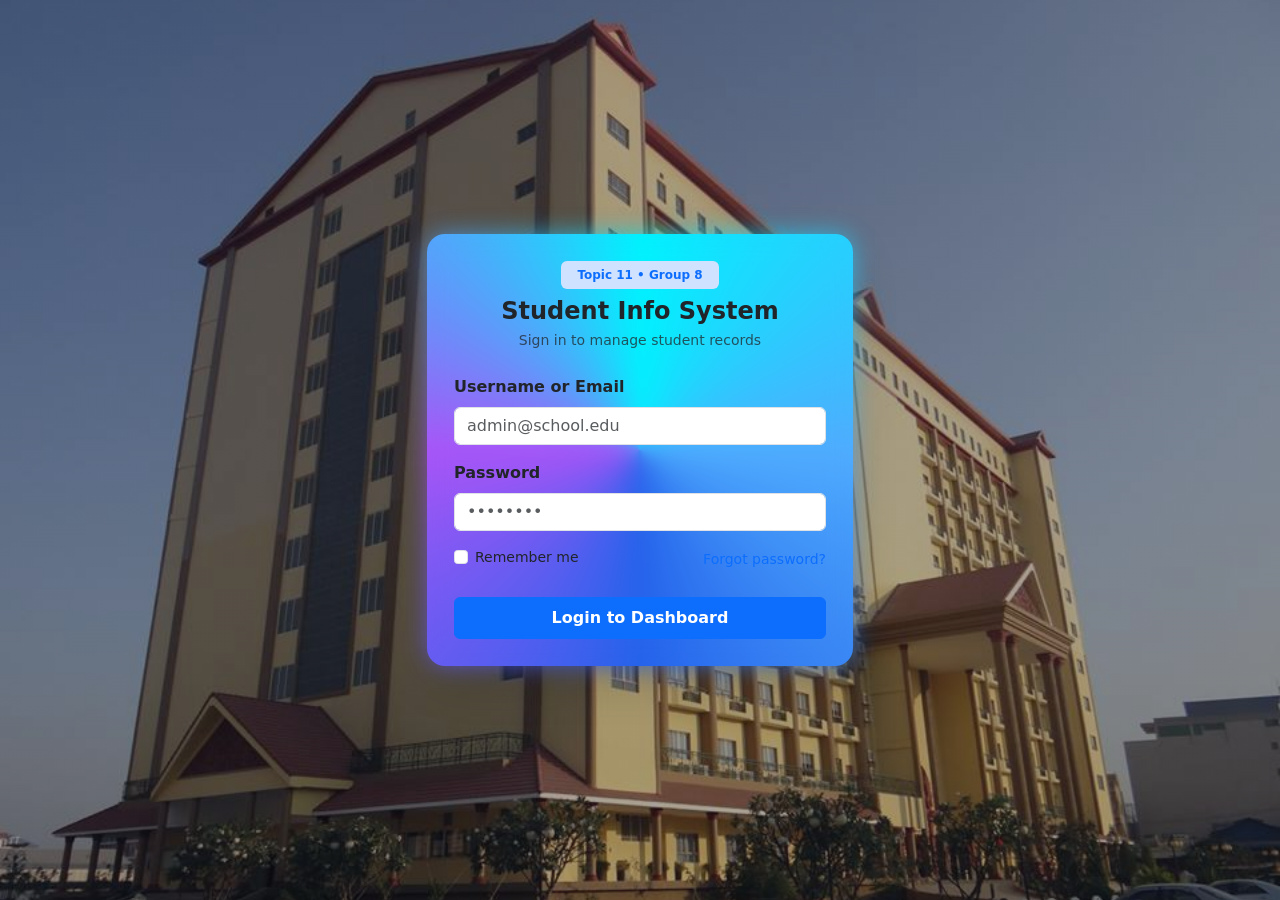
<file: index.html>
<!DOCTYPE html>
<html lang="en">

<head>
    <meta charset="UTF-8">
    <meta name="viewport" content="width=device-width, initial-scale=1.0">
    <title>Login - Student Information Management System</title>
    <link
        href="https://cdn.jsdelivr.net/npm/bootstrap@5.3.3/dist/css/bootstrap.min.css"
        rel="stylesheet">
    <link rel="stylesheet" href="style.css">
</head>

<body>
    <div class="login-wrapper p-3">
        <div class="card login-card shadow-lg p-4">
            <div class="text-center mb-4">
                <span class="badge bg-primary-subtle text-primary mb-2 px-3 py-2">Topic 11 • Group 8</span>
                <h4 class="fw-bold mb-1">Student Info System</h4>
                <p class="text-muted small mb-0">Sign in to manage student records</p>
            </div>
            <form id="loginForm">
                <div class="mb-3">
                    <label for="username" class="form-label fw-semibold">Username or Email</label>
                    <input type="text" class="form-control" id="username" placeholder="admin@school.edu" required>
                </div>
                <div class="mb-3">
                    <label for="password" class="form-label fw-semibold">Password</label>
                    <input type="password" class="form-control" id="password" placeholder="••••••••" required>
                </div>
                <div class="d-flex justify-content-between align-items-center mb-4 small">
                    <div class="form-check">
                        <input class="form-check-input" type="checkbox" id="rememberMe">
                        <label class="form-check-label" for="rememberMe">Remember me</label>
                    </div>
                    <a href="#" id="forgotPasswordLink" class="text-decoration-none">Forgot password?</a>
                </div>
                <button type="submit" class="btn btn-primary w-100 py-2 fw-semibold">Login to Dashboard</button>
            </form>
        </div>
    </div>
    <script
        src="https://cdn.jsdelivr.net/npm/bootstrap@5.3.3/dist/js/bootstrap.bundle.min.js"></script>
    <script src="index.js"></script>
</body>

</html>
</file>
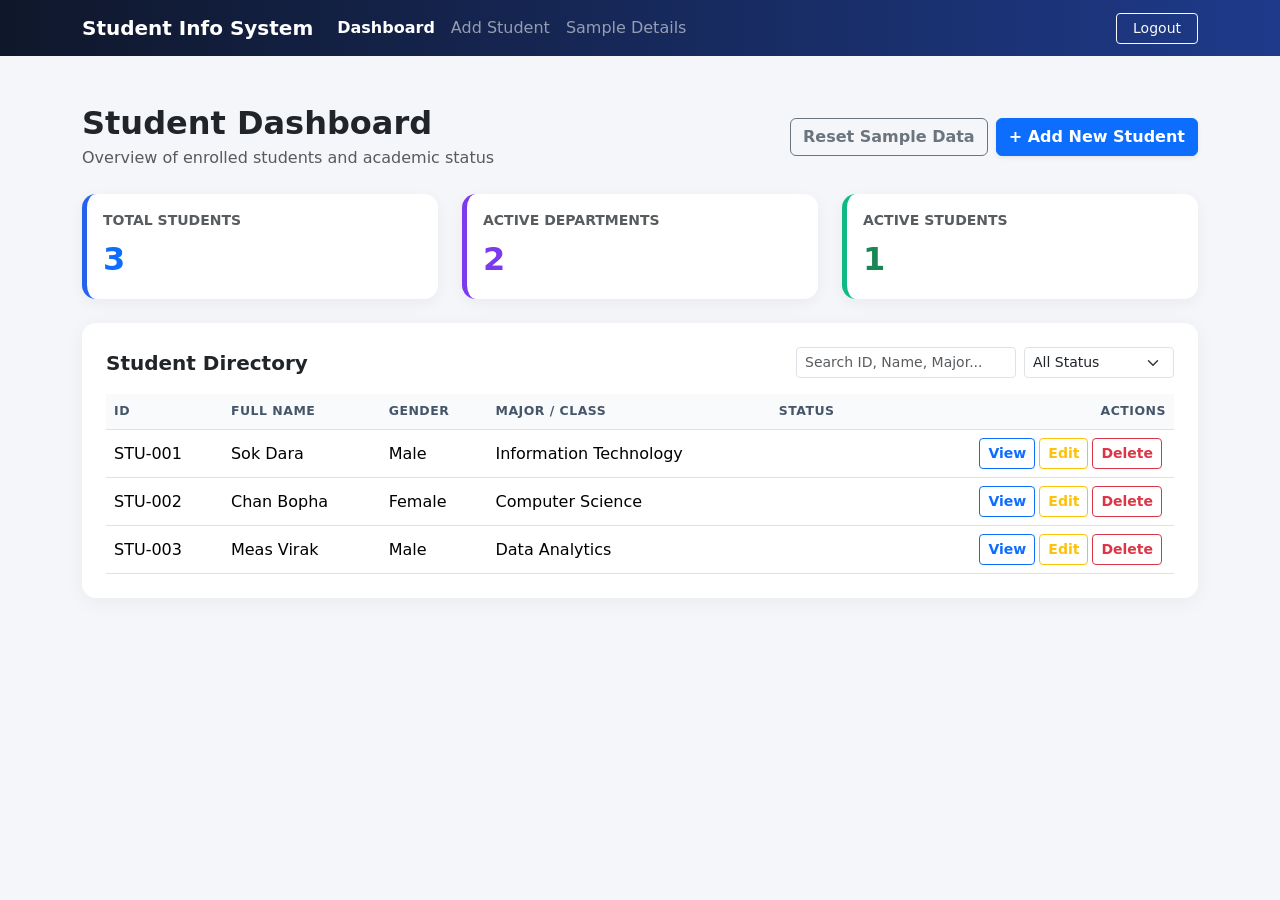
<file: dashboard.html>
<!DOCTYPE html>
<html lang="en">
<head>
  <meta charset="UTF-8">
  <meta name="viewport" content="width=device-width, initial-scale=1.0">
  <title>Dashboard - Student Info System</title>
  <link href="https://cdn.jsdelivr.net/npm/bootstrap@5.3.3/dist/css/bootstrap.min.css" rel="stylesheet">
  <link rel="stylesheet" href="style.css">
</head>
<body>
  <!-- Navbar ពណ៌ខៀវ Gradient ស៊ីជាមួយទំព័រផ្សេងៗ -->
  <nav class="navbar navbar-expand-lg navbar-dark" style="background: linear-gradient(90deg, #0f172a, #1e3a8a);">
    <div class="container">
      <a class="navbar-brand fw-bold" href="dashboard.html">Student Info System</a>
      <button class="navbar-toggler" type="button" data-bs-toggle="collapse" data-bs-target="#navbarNav">
        <span class="navbar-toggler-icon"></span>
      </button>
      <div class="collapse navbar-collapse" id="navbarNav">
        <ul class="navbar-nav me-auto">
          <li class="nav-item">
            <a class="nav-link active fw-semibold" href="dashboard.html">Dashboard</a>
          </li>
          <li class="nav-item">
            <a class="nav-link" href="form.html">Add Student</a>
          </li>
          <li class="nav-item">
            <a class="nav-link" href="details.html">Sample Details</a>
          </li>
        </ul>
        <button id="logoutBtn" class="btn btn-outline-light btn-sm px-3">Logout</button>
      </div>
    </div>
  </nav>

  <div class="container my-5">
    <!-- ក្បាលទំព័រ និងប៊ូតុងសកម្មភាព -->
    <div class="d-flex flex-wrap justify-content-between align-items-center mb-4 gap-2">
      <div>
        <h2 class="fw-bold text-dark mb-1">Student Dashboard</h2>
        <p class="text-muted mb-0">Overview of enrolled students and academic status</p>
      </div>
      <div class="d-flex gap-2">
        <button id="resetDataBtn" class="btn btn-outline-secondary fw-semibold">Reset Sample Data</button>
        <a href="form.html" class="btn btn-primary fw-semibold shadow-sm">+ Add New Student</a>
      </div>
    </div>

    <!-- Stat Cards ៣ ប្រអប់ -->
    <div class="row g-4 mb-4">
      <div class="col-md-4">
        <div class="card stat-card p-3" style="border-left-color: #2563eb;">
          <div class="text-muted small fw-semibold text-uppercase">Total Students</div>
          <div id="totalStudents" class="fs-2 fw-bold text-primary mt-1">3</div>
        </div>
      </div>
      <div class="col-md-4">
        <div class="card stat-card p-3" style="border-left-color: #7c3aed;">
          <div class="text-muted small fw-semibold text-uppercase">Active Departments</div>
          <div id="activeDepartments" class="fs-2 fw-bold mt-1" style="color: #7c3aed;">2</div>
        </div>
      </div>
      <div class="col-md-4">
        <div class="card stat-card p-3" style="border-left-color: #10b981;">
          <div class="text-muted small fw-semibold text-uppercase">Active Students</div>
          <div id="activeStudents" class="fs-2 fw-bold text-success mt-1">1</div>
        </div>
      </div>
    </div>

    <!-- តារាង Student Directory -->
    <div class="card content-card p-4">
      <div class="d-flex flex-wrap justify-content-between align-items-center mb-3 gap-2">
        <h5 class="fw-bold text-dark mb-0">Student Directory</h5>
        <div class="d-flex flex-wrap gap-2">
          <input id="searchInput" type="text" class="form-control form-control-sm" placeholder="Search ID, Name, Major..." style="width: 220px;">
          <select id="statusFilter" class="form-select form-select-sm" style="width: 150px;">
            <option value="All">All Status</option>
            <option value="Active">Active</option>
            <option value="Pending">Pending</option>
            <option value="Inactive">Inactive</option>
          </select>
        </div>
      </div>

      <div class="table-responsive">
        <table class="table table-hover align-middle mb-0">
          <thead>
            <tr>
              <th>ID</th>
              <th>Full Name</th>
              <th>Gender</th>
              <th>Major / Class</th>
              <th>Status</th>
              <th class="text-end">Actions</th>
            </tr>
          </thead>
          <tbody id="studentTableBody"></tbody>
        </table>
      </div>
    </div>
  </div>

  <script src="https://cdn.jsdelivr.net/npm/bootstrap@5.3.3/dist/js/bootstrap.bundle.min.js"></script>
  <script src="index.js"></script>
  <script>
    
    function enhanceDashboardUI() {
      const tbody = document.getElementById("studentTableBody");
      if (!tbody) return;

      tbody.querySelectorAll("tr").forEach((row) => {
        const cells = row.querySelectorAll("td");
        if (cells.length >= 5) {
          const statusCell = cells[4];
          const statusText = statusCell.textContent.trim();
          if (statusText && !statusCell.querySelector(".badge")) {
            const lower = statusText.toLowerCase();
            let badgeClass = "bg-secondary-subtle text-secondary border border-secondary-subtle";
            if (lower === "active") {
              badgeClass = "bg-success-subtle text-success border border-success-subtle";
            } else if (lower === "pending") {
              badgeClass = "bg-warning-subtle text-warning-emphasis border border-warning-subtle";
            } else if (lower === "inactive") {
              badgeClass = "bg-danger-subtle text-danger border border-danger-subtle";
            }
            statusCell.innerHTML = `<span class="badge ${badgeClass} px-3 py-2">${statusText}</span>`;
          }
        }

        const actionCell = cells[cells.length - 1];
        if (actionCell) {
          actionCell.classList.add("text-end");
          actionCell.querySelectorAll("a, button").forEach((btn) => {
            const label = btn.textContent.trim().toLowerCase();
            btn.classList.add("btn", "btn-sm", "fw-semibold", "me-1");
            if (label === "view") {
              btn.classList.add("btn-outline-primary");
            } else if (label === "edit") {
              btn.classList.add("btn-outline-warning");
            } else if (label === "delete") {
              btn.classList.add("btn-outline-danger");
            }
          });
        }
      });
    }

    window.addEventListener("DOMContentLoaded", () => {
      setTimeout(enhanceDashboardUI, 50);
      const tbody = document.getElementById("studentTableBody");
      if (tbody) {
        new MutationObserver(enhanceDashboardUI).observe(tbody, { childList: true, subtree: true });
      }
    });
  </script>
</body>
</html>
</file>
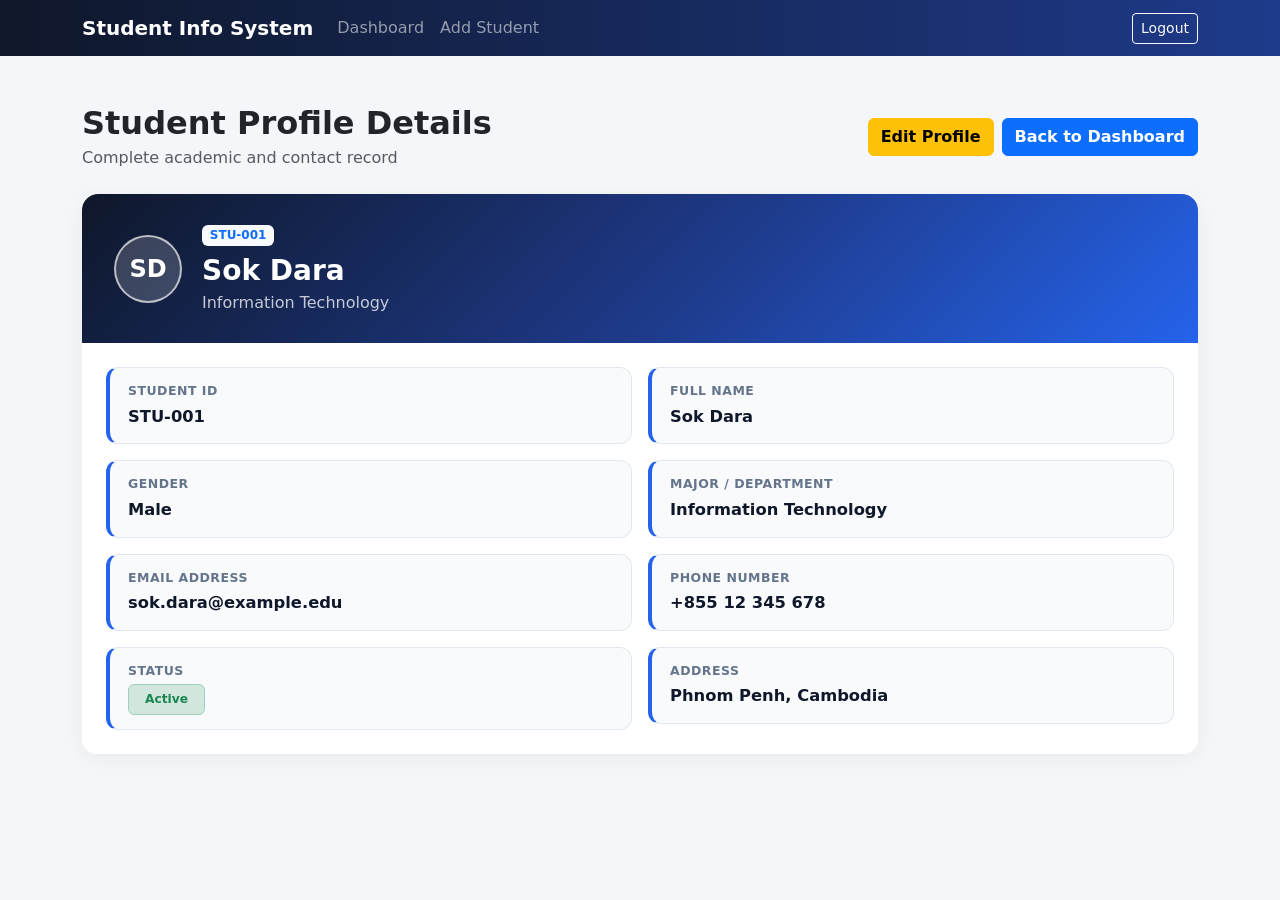
<file: details.html>
<!DOCTYPE html>
<html lang="en">
<head>
  <meta charset="UTF-8">
  <meta name="viewport" content="width=device-width, initial-scale=1.0">
  <title>Student Details - Student Info System</title>
  <link href="https://cdn.jsdelivr.net/npm/bootstrap@5.3.3/dist/css/bootstrap.min.css" rel="stylesheet">
  <link rel="stylesheet" href="style.css">
</head>
<body>
  <!-- Navbar ពណ៌ខៀវ Gradient ស៊ីជាមួយ Login & Dashboard -->
  <nav class="navbar navbar-expand-lg navbar-dark" style="background: linear-gradient(90deg, #0f172a, #1e3a8a);">
    <div class="container">
      <a class="navbar-brand fw-bold" href="dashboard.html">Student Info System</a>
      <button class="navbar-toggler" type="button" data-bs-toggle="collapse" data-bs-target="#navbarNav">
        <span class="navbar-toggler-icon"></span>
      </button>
      <div class="collapse navbar-collapse" id="navbarNav">
        <ul class="navbar-nav me-auto">
          <li class="nav-item">
            <a class="nav-link" href="dashboard.html">Dashboard</a>
          </li>
          <li class="nav-item">
            <a class="nav-link" href="form.html">Add Student</a>
          </li>
        </ul>
        <button id="logoutBtn" class="btn btn-outline-light btn-sm">Logout</button>
      </div>
    </div>
  </nav>

  <div class="container my-5">
    <!-- ក្បាលទំព័រ និងប៊ូតុងត្រឡប់ក្រោយ -->
    <div class="d-flex flex-wrap justify-content-between align-items-center mb-4 gap-2">
      <div>
        <h2 class="fw-bold text-dark mb-1">Student Profile Details</h2>
        <p class="text-muted mb-0">Complete academic and contact record</p>
      </div>
      <div class="d-flex gap-2">
        <a id="editStudentBtn" href="form.html" class="btn btn-warning fw-semibold">Edit Profile</a>
        <a href="dashboard.html" class="btn btn-primary fw-semibold">Back to Dashboard</a>
      </div>
    </div>

    <!-- Card ព័ត៌មានលម្អិតរបស់សិស្ស -->
    <div class="card content-card overflow-hidden">
      <!-- Banner ផ្នែកខាងលើ -->
      <div class="profile-banner">
        <div id="detailAvatar" class="profile-avatar">SD</div>
        <div>
          <span class="badge bg-light text-primary fw-semibold mb-2" id="detailIdBadge">STU-001</span>
          <h3 class="fw-bold mb-1" id="detailHeaderName">Sok Dara</h3>
          <p class="mb-0 opacity-75" id="detailHeaderMajor">Computer Science</p>
        </div>
      </div>

      <!-- ប្រអប់ព័ត៌មាននីមួយៗ -->
      <div class="card-body p-4">
        <div class="row g-3">
          <div class="col-md-6">
            <div class="detail-box">
              <div class="detail-label">Student ID</div>
              <div class="detail-value" id="detailId">STU-001</div>
            </div>
          </div>

          <div class="col-md-6">
            <div class="detail-box">
              <div class="detail-label">Full Name</div>
              <div class="detail-value" id="detailName">Sok Dara</div>
            </div>
          </div>

          <div class="col-md-6">
            <div class="detail-box">
              <div class="detail-label">Gender</div>
              <div class="detail-value" id="detailGender">Male</div>
            </div>
          </div>

          <div class="col-md-6">
            <div class="detail-box">
              <div class="detail-label">Major / Department</div>
              <div class="detail-value" id="detailMajor">Computer Science</div>
            </div>
          </div>

          <div class="col-md-6">
            <div class="detail-box">
              <div class="detail-label">Email Address</div>
              <div class="detail-value" id="detailEmail">sok.dara@example.edu</div>
            </div>
          </div>

          <div class="col-md-6">
            <div class="detail-box">
              <div class="detail-label">Phone Number</div>
              <div class="detail-value" id="detailPhone">+855 12 345 678</div>
            </div>
          </div>

          <div class="col-md-6">
            <div class="detail-box">
              <div class="detail-label">Status</div>
              <div class="detail-value" id="detailStatus">
                <span class="badge bg-success-subtle text-success border border-success-subtle px-3 py-2">Active</span>
              </div>
            </div>
          </div>

          <div class="col-md-6">
            <div class="detail-box">
              <div class="detail-label">Address</div>
              <div class="detail-value" id="detailAddress">Phnom Penh, Cambodia</div>
            </div>
          </div>
        </div>
      </div>
    </div>
  </div>

  <script src="https://cdn.jsdelivr.net/npm/bootstrap@5.3.3/dist/js/bootstrap.bundle.min.js"></script>
  <script src="index.js"></script>
  <script>
    // ធ្វើបច្ចុប្បន្នភាព Banner, Avatar និង Badge Status ដោយស្វ័យប្រវត្តិតាមទិន្នន័យសិស្ស
    window.addEventListener("DOMContentLoaded", () => {
      const nameEl = document.getElementById("detailName");
      const idEl = document.getElementById("detailId");
      const majorEl = document.getElementById("detailMajor");
      const statusEl = document.getElementById("detailStatus");

      if (nameEl && nameEl.textContent.trim()) {
        const fullName = nameEl.textContent.trim();
        document.getElementById("detailHeaderName").textContent = fullName;
        const initials = fullName.split(" ").map(n => n[0]).join("").substring(0, 2).toUpperCase();
        document.getElementById("detailAvatar").textContent = initials || "ST";
      }
      if (idEl && idEl.textContent.trim()) {
        const stuId = idEl.textContent.trim();
        document.getElementById("detailIdBadge").textContent = stuId;
        document.getElementById("editStudentBtn").href = `form.html?id=${encodeURIComponent(stuId)}`;
      }
      if (majorEl && majorEl.textContent.trim()) {
        document.getElementById("detailHeaderMajor").textContent = majorEl.textContent.trim();
      }
      if (statusEl) {
        const rawStatus = statusEl.textContent.trim() || "Active";
        const isActive = rawStatus.toLowerCase() === "active";
        statusEl.innerHTML = isActive
          ? `<span class="badge bg-success-subtle text-success border border-success-subtle px-3 py-2">${rawStatus}</span>`
          : `<span class="badge bg-danger-subtle text-danger border border-danger-subtle px-3 py-2">${rawStatus}</span>`;
      }
    });
  </script>
</body>
</html>
</file>
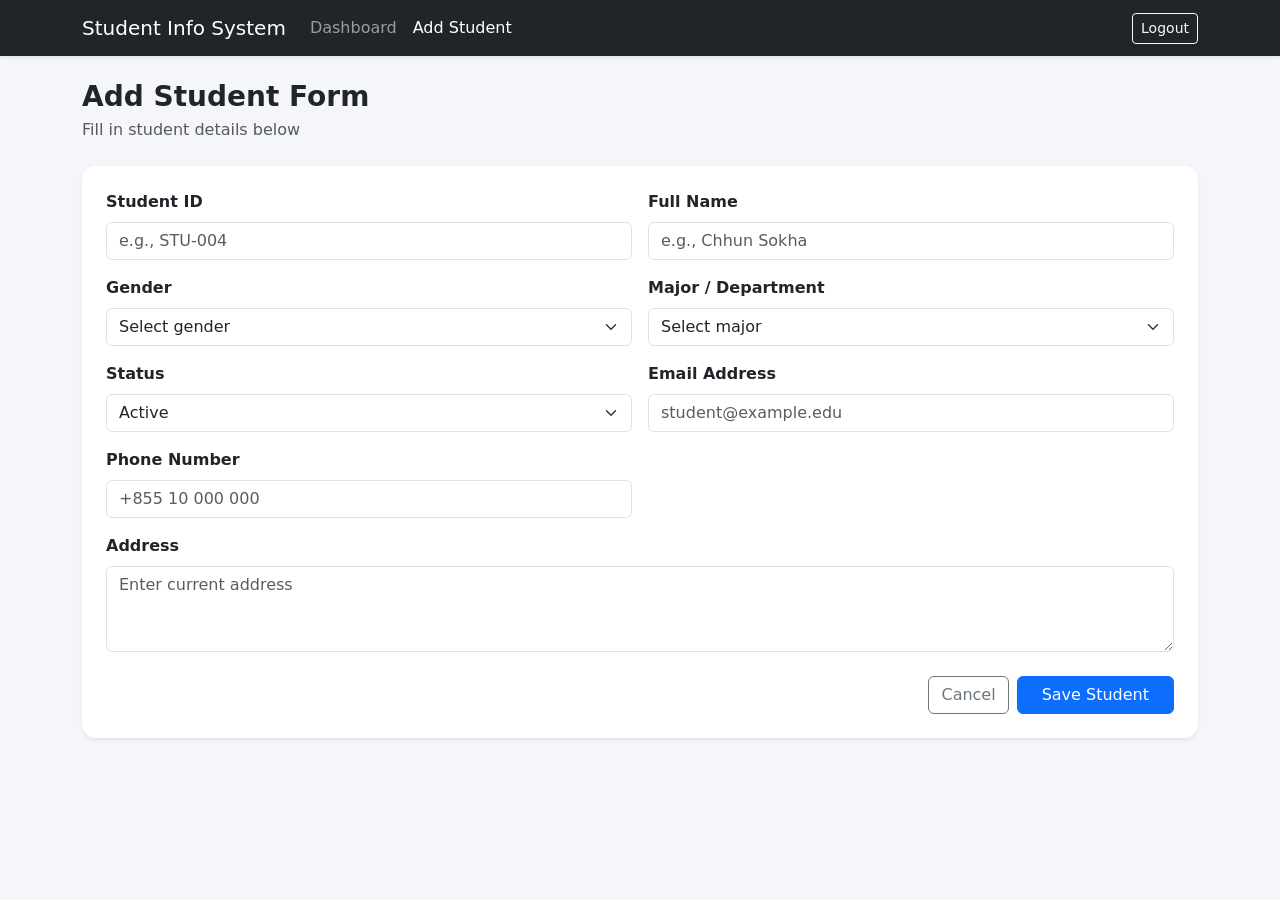
<file: form.html>
<!DOCTYPE html>
<html lang="en">

<head>
    <meta charset="UTF-8">
    <meta name="viewport" content="width=device-width, initial-scale=1.0">
    <title>Add / Edit Student - Student Information Management System</title>
    <link
        href="https://cdn.jsdelivr.net/npm/bootstrap@5.3.3/dist/css/bootstrap.min.css"
        rel="stylesheet">
    <link rel="stylesheet" href="style.css">
</head>

<body>
    <nav class="navbar navbar-expand-lg navbar-dark bg-dark shadow-sm">
        <div class="container">
            <a class="navbar-brand" href="dashboard.html">Student Info System</a>
            <div class="navbar-nav me-auto">
                <a class="nav-link" href="dashboard.html">Dashboard</a>
                <a class="nav-link active" href="form.html">Add Student</a>
            </div>
            <a href="index.html" id="logoutBtn" class="btn btn-outline-light btn-sm">Logout</a>
        </div>
    </nav>
    <main class="container py-4">
        <div class="mb-4">
            <h3 class="fw-bold mb-1" id="formTitle">Add Student Form</h3>
            <p class="text-muted mb-0">Fill in student details below</p>
        </div>
        <div class="card content-card shadow-sm p-4">
            <form id="studentForm">
                <input type="hidden" id="editingOriginalId">
                <div class="row g-3">
                    <div class="col-md-6">
                        <label for="studentId" class="form-label fw-semibold">Student ID</label>
                        <input type="text" class="form-control" id="studentId" placeholder="e.g., STU-004" required>
                    </div>
                    <div class="col-md-6">
                        <label for="fullName" class="form-label fw-semibold">Full Name</label>
                        <input type="text" class="form-control" id="fullName" placeholder="e.g., Chhun Sokha" required>
                    </div>
                    <div class="col-md-6">
                        <label for="gender" class="form-label fw-semibold">Gender</label>
                        <select class="form-select" id="gender" required>
                            <option value="" selected disabled>Select gender</option>
                            <option value="Male">Male</option>
                            <option value="Female">Female</option>
                        </select>
                    </div>
                    <div class="col-md-6">
                        <label for="major" class="form-label fw-semibold">Major / Department</label>
                        <select class="form-select" id="major" required>
                            <option value="" selected disabled>Select major</option>
                            <option value="Information Technology">Information Technology</option>
                            <option value="Computer Science">Computer Science</option>
                            <option value="Data Analytics">Data Analytics</option>
                        </select>
                    </div>
                    <div class="col-md-6">
                        <label for="status" class="form-label fw-semibold">Status</label>
                        <select class="form-select" id="status">
                            <option value="Active" selected>Active</option>
                            <option value="Pending">Pending</option>
                        </select>
                    </div>
                    <div class="col-md-6">
                        <label for="email" class="form-label fw-semibold">Email Address</label>
                        <input type="email" class="form-control" id="email" placeholder="student@example.edu">
                    </div>
                    <div class="col-md-6">
                        <label for="phone" class="form-label fw-semibold">Phone Number</label>
                        <input type="tel" class="form-control" id="phone" placeholder="+855 10 000 000">
                    </div>
                    <div class="col-12">
                        <label for="address" class="form-label fw-semibold">Address</label>
                        <textarea class="form-control" id="address" rows="3" placeholder="Enter current address"></textarea>
                    </div>
                </div>
                <div class="d-flex justify-content-end gap-2 mt-4">
                    <a href="dashboard.html" class="btn btn-outline-secondary">Cancel</a>
                    <button type="submit" class="btn btn-primary px-4">Save Student</button>
                </div>
            </form>
        </div>
    </main>
    <script
        src="https://cdn.jsdelivr.net/npm/bootstrap@5.3.3/dist/js/bootstrap.bundle.min.js"></script>
    <script src="index.js"></script>
</body>

</html>
</file>
<file: style.css>
body {
  background-color: #f4f6f9;
  font-family: system-ui, -apple-system, BlinkMacSystemFont, "Segoe UI", Roboto, sans-serif;
}

.login-wrapper {
  min-height: 100vh;
  display: flex;
  align-items: center;
  justify-content: center;
  background: linear-gradient(rgba(15, 23, 42, 0.35), rgba(15, 23, 42, 0.35)),
              url("bg.jpg") center / cover no-repeat;
}

.login-card {
  position: relative;
  width: 100%;
  max-width: 420px;
  border: none;
  border-radius: 16px;
  background: #ffffff;
  z-index: 1;
  box-shadow: 0 20px 45px rgba(0, 0, 0, 0.45);
}

/* ស្រទាប់ភ្លើងរត់ជុំវិញប្រអប់ */
.login-card::before,
.login-card::after {
  content: "";
  position: absolute;
  inset: -3px;
  border-radius: 18px;
  background: conic-gradient(
    from var(--angle),
    #00f2fe,
    #4facfe,
    #2563eb,
    #a855f7,
    #00f2fe
  );
  z-index: -1;
  animation: spinBorder 3s linear infinite;
}

/* បន្ថែមពន្លឺ Glow ភ្លឺព្រាលៗខាងក្រៅ */
.login-card::after {
  filter: blur(12px);
  opacity: 0.75;
}

@property --angle {
  syntax: "<angle>";
  initial-value: 0deg;
  inherits: false;
}

@keyframes spinBorder {
  to {
    --angle: 360deg;
  }
}
.stat-card {
  border: none;
  border-radius: 14px;
  border-left: 5px solid hwb(154 15% 8%);
  box-shadow: 0 4px 15px rgba(0, 0, 0, 0.05);
  transition: transform 0.2s ease, box-shadow 0.2s ease;
}

.stat-card:hover {
  transform: translateY(-4px);
  box-shadow: 0 10px 25px rgba(37, 99, 235, 0.15);
}

.content-card {
  border: none;
  border-radius: 14px;
  box-shadow: 0 4px 20px rgba(0, 0, 0, 0.05);
}

.table thead th {
  background-color: #f8fafc;
  color: #475569;
  font-weight: 600;
  text-transform: uppercase;
  font-size: 0.78rem;
  letter-spacing: 0.5px;
}
/* Header Banner ខាងលើនៃ Profile Card */
.profile-banner {
  background: linear-gradient(135deg, #0f172a 0%, #1e3a8a 55%, #2563eb 100%);
  padding: 28px 32px;
  color: #ffffff;
  border-radius: 16px 16px 0 0;
  display: flex;
  align-items: center;
  gap: 20px;
}

/* រង្វង់ Avatar អក្សរកាត់ឈ្មោះសិស្ស */
.profile-avatar {
  width: 68px;
  height: 68px;
  border-radius: 50%;
  background: rgba(255, 255, 255, 0.18);
  border: 2px solid rgba(255, 255, 255, 0.65);
  display: flex;
  align-items: center;
  justify-content: center;
  font-size: 1.5rem;
  font-weight: 700;
  color: #ffffff;
  flex-shrink: 0;
}

/* ប្រអប់ព័ត៌មាននីមួយៗឲ្យមើលទៅមានពណ៌ច្បាស់ */
.detail-box {
  background-color: #f8fafc;
  border: 1px solid #e2e8f0;
  border-left: 4px solid #2563eb;
  border-radius: 12px;
  padding: 14px 18px;
  transition: transform 0.2s ease, box-shadow 0.2s ease;
}

.detail-box:hover {
  transform: translateY(-2px);
  box-shadow: 0 8px 20px rgba(37, 99, 235, 0.1);
  background-color: #ffffff;
}

.detail-label {
  font-size: 0.78rem;
  font-weight: 600;
  text-transform: uppercase;
  letter-spacing: 0.5px;
  color: #64748b;
  margin-bottom: 4px;
}

.detail-value {
  font-size: 1.02rem;
  font-weight: 600;
  color: #0f172a;
}
</file>
